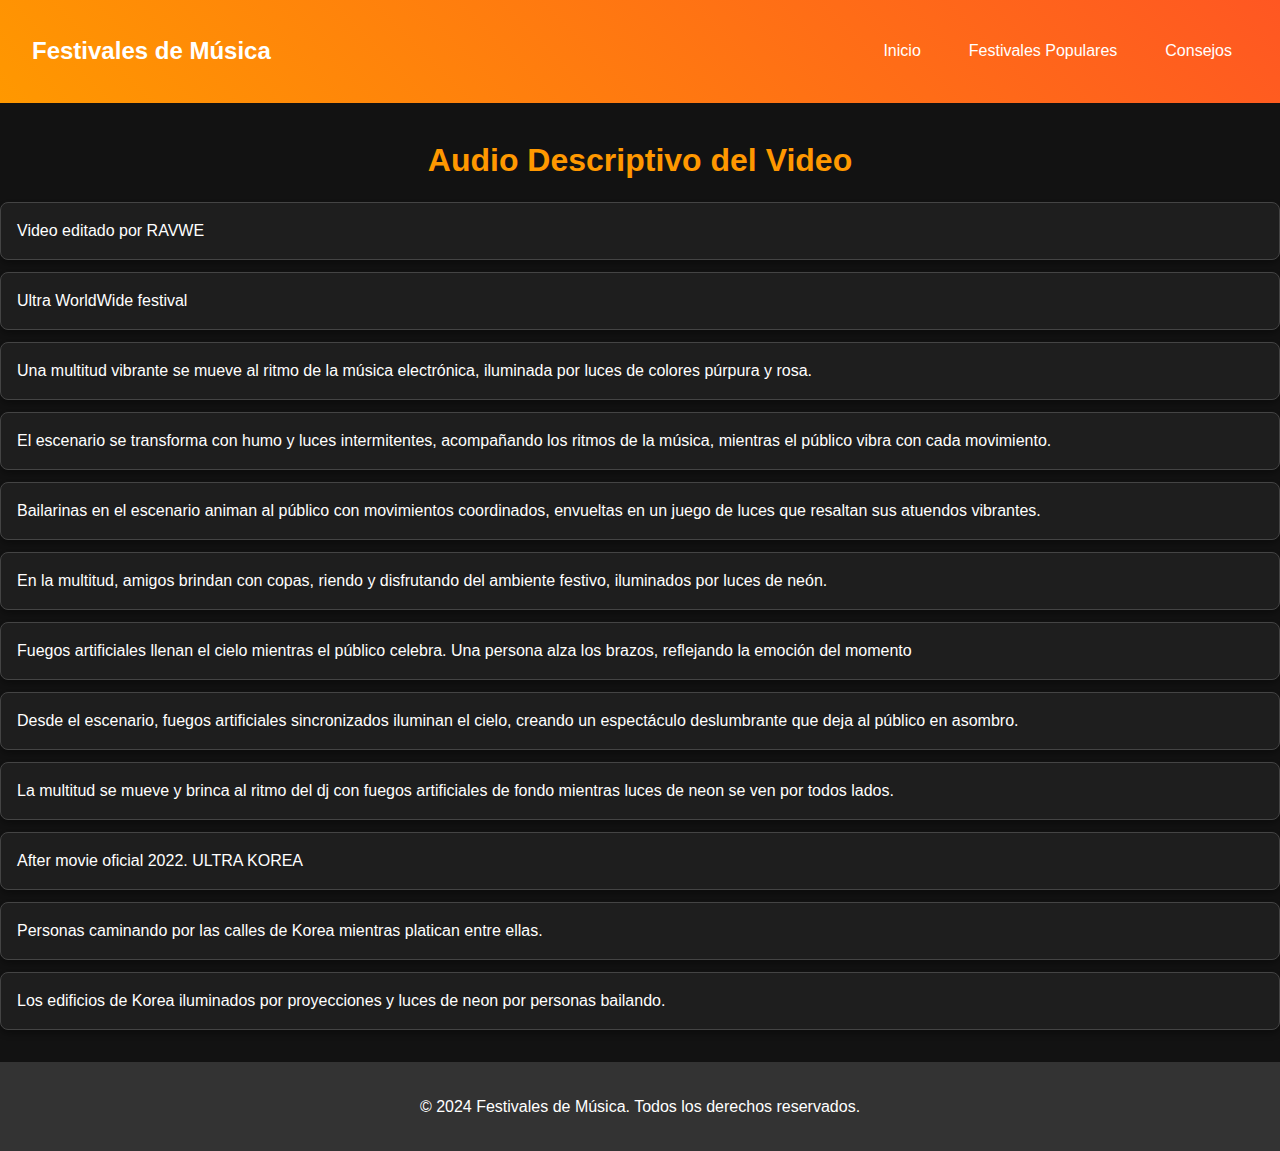
<file: audDesc.html>
<!DOCTYPE html>
<html lang="es">
  <head>
    <meta charset="UTF-8" />
    <meta name="viewport" content="width=device-width, initial-scale=1.0" />
    <title>Audio Descriptivo</title>
    <link rel="stylesheet" href="styles.css" />
  </head>
  <body>
    <!-- Navbar -->
    <header>
      <nav class="navbar" role="navigation" aria-label="Menú principal">
        <h1>Festivales de Música</h1>
        <ul role="menubar">
          <li role="none"><a href="index.html" role="menuitem">Inicio</a></li>
          <li role="none">
            <a href="festivales.html" role="menuitem">Festivales Populares</a>
          </li>
          <li role="none">
            <a href="consejos.html" role="menuitem">Consejos</a>
          </li>
        </ul>
      </nav>
    </header>

    <main>
      <h2 class="audDescTitle">Audio Descriptivo del Video</h2>

      <div class="card">
        <p>Video editado por RAVWE</p>
      </div>
      <div class="card">
        <p>Ultra WorldWide festival</p>
      </div>
      <div class="card">
        <p>
          Una multitud vibrante se mueve al ritmo de la música electrónica,
          iluminada por luces de colores púrpura y rosa.
        </p>
      </div>
      <div class="card">
        <p>
          El escenario se transforma con humo y luces intermitentes, acompañando
          los ritmos de la música, mientras el público vibra con cada
          movimiento.
        </p>
      </div>
      <div class="card">
        <p>
          Bailarinas en el escenario animan al público con movimientos
          coordinados, envueltas en un juego de luces que resaltan sus atuendos
          vibrantes.
        </p>
      </div>
      <div class="card">
        <p>
          En la multitud, amigos brindan con copas, riendo y disfrutando del
          ambiente festivo, iluminados por luces de neón.
        </p>
      </div>
      <div class="card">
        <p>
          Fuegos artificiales llenan el cielo mientras el público celebra. Una
          persona alza los brazos, reflejando la emoción del momento
        </p>
      </div>
      <div class="card">
        <p>
          Desde el escenario, fuegos artificiales sincronizados iluminan el
          cielo, creando un espectáculo deslumbrante que deja al público en
          asombro.
        </p>
      </div>
      <div class="card">
        <p>
          La multitud se mueve y brinca al ritmo del dj con fuegos artificiales
          de fondo mientras luces de neon se ven por todos lados.
        </p>
      </div>
      <div class="card">
        <p>After movie oficial 2022. ULTRA KOREA</p>
      </div>
      <div class="card">
        <p>
          Personas caminando por las calles de Korea mientras platican entre
          ellas.
        </p>
      </div>
      <div class="card">
        <p>
          Los edificios de Korea iluminados por proyecciones y luces de neon por
          personas bailando.
        </p>
      </div>
    </main>
    <footer>
      <p>&copy; 2024 Festivales de Música. Todos los derechos reservados.</p>
    </footer>
  </body>
</html>
</file>
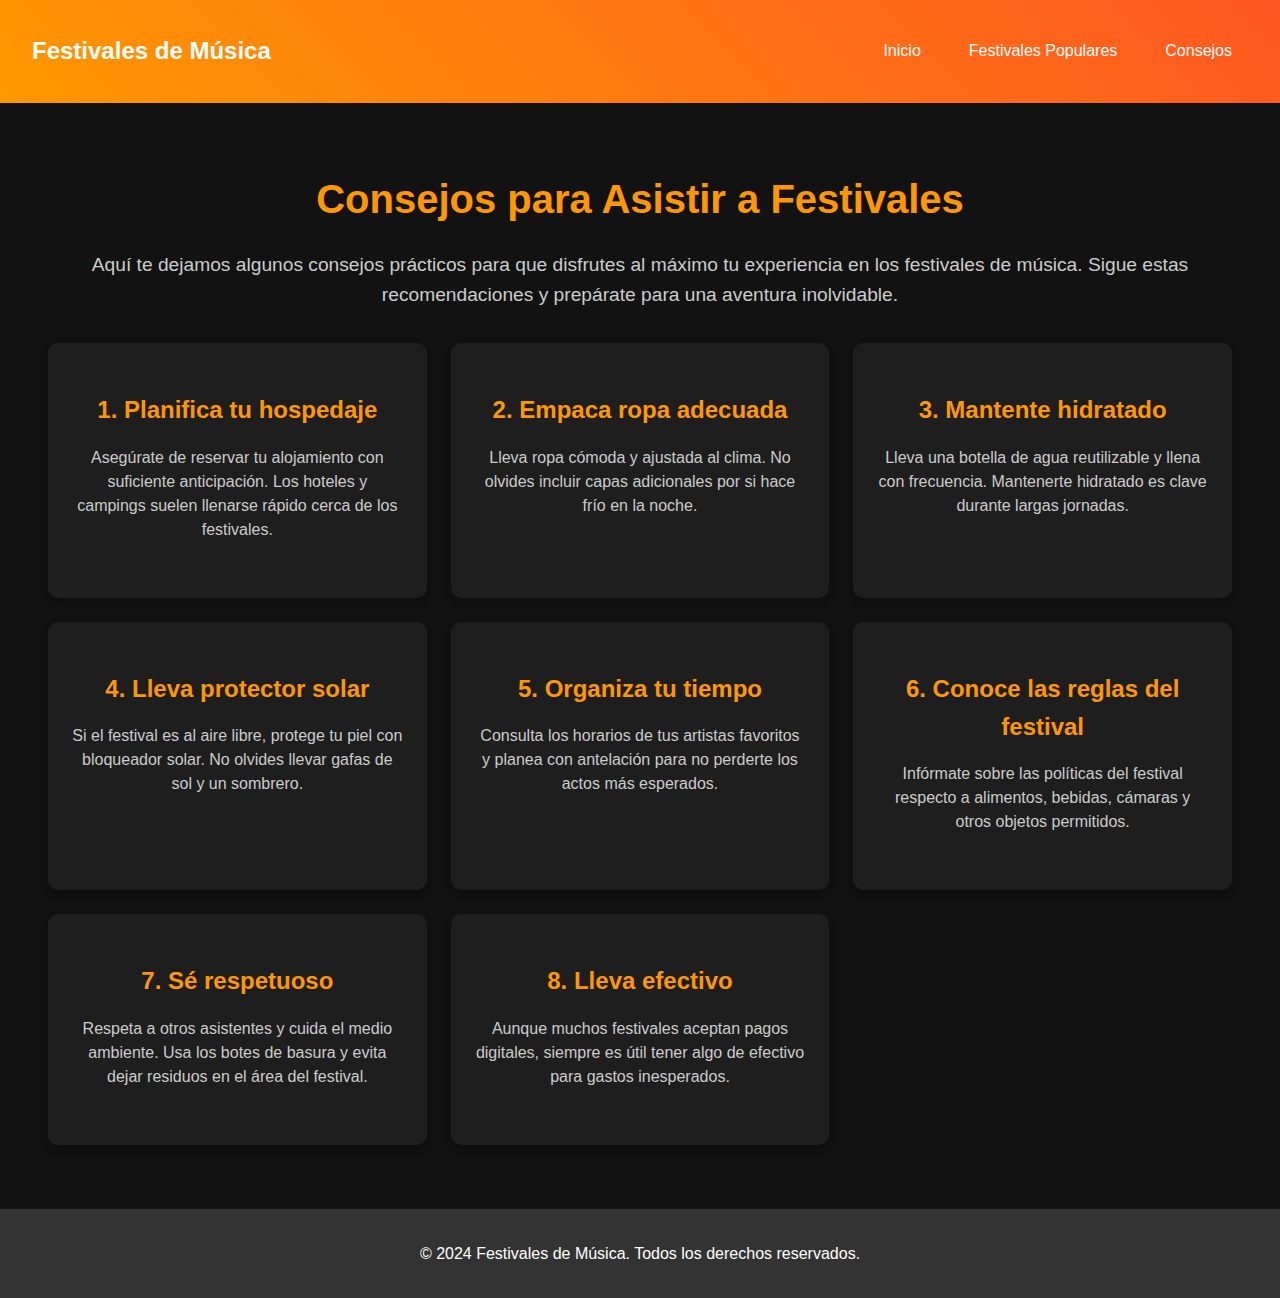
<file: consejos.html>
<!DOCTYPE html>
<html lang="es">
  <head>
    <meta charset="UTF-8" />
    <meta name="viewport" content="width=device-width, initial-scale=1.0" />
    <title>Consejos para Festivales</title>
    <link rel="stylesheet" href="styles.css" />
  </head>
  <body>
    <!-- Navbar -->
    <header>
      <nav class="navbar" role="navigation" aria-label="Menú principal">
        <h1>Festivales de Música</h1>
        <ul role="menubar">
          <li role="none"><a href="index.html" role="menuitem">Inicio</a></li>
          <li role="none">
            <a href="festivales.html" role="menuitem">Festivales Populares</a>
          </li>
          <li role="none">
            <a href="consejos.html" role="menuitem">Consejos</a>
          </li>
        </ul>
      </nav>
    </header>

    <!-- Sección Principal -->
    <main>
      <section class="consejos" aria-labelledby="consejos-titulo">
        <h2 id="consejos-titulo">Consejos para Asistir a Festivales</h2>
        <p>
          Aquí te dejamos algunos consejos prácticos para que disfrutes al
          máximo tu experiencia en los festivales de música. Sigue estas
          recomendaciones y prepárate para una aventura inolvidable.
        </p>
        <div class="consejos-grid">
          <div class="consejo-card" role="region" aria-labelledby="card1-title">
            <h3 id="card1-title">1. Planifica tu hospedaje</h3>
            <p>
              Asegúrate de reservar tu alojamiento con suficiente anticipación.
              Los hoteles y campings suelen llenarse rápido cerca de los
              festivales.
            </p>
          </div>
          <div class="consejo-card" role="region" aria-labelledby="card2-title">
            <h3 id="card2-title">2. Empaca ropa adecuada</h3>
            <p>
              Lleva ropa cómoda y ajustada al clima. No olvides incluir capas
              adicionales por si hace frío en la noche.
            </p>
          </div>
          <div class="consejo-card" role="region" aria-labelledby="card3-title">
            <h3 id="card3-title">3. Mantente hidratado</h3>
            <p>
              Lleva una botella de agua reutilizable y llena con frecuencia.
              Mantenerte hidratado es clave durante largas jornadas.
            </p>
          </div>
          <div class="consejo-card" role="region" aria-labelledby="card4-title">
            <h3 id="card4-title">4. Lleva protector solar</h3>
            <p>
              Si el festival es al aire libre, protege tu piel con bloqueador
              solar. No olvides llevar gafas de sol y un sombrero.
            </p>
          </div>
          <div class="consejo-card" role="region" aria-labelledby="card5-title">
            <h3 id="card5-title">5. Organiza tu tiempo</h3>
            <p>
              Consulta los horarios de tus artistas favoritos y planea con
              antelación para no perderte los actos más esperados.
            </p>
          </div>
          <div class="consejo-card" role="region" aria-labelledby="card6-title">
            <h3 id="card6-title">6. Conoce las reglas del festival</h3>
            <p>
              Infórmate sobre las políticas del festival respecto a alimentos,
              bebidas, cámaras y otros objetos permitidos.
            </p>
          </div>
          <div class="consejo-card" role="region" aria-labelledby="card7-title">
            <h3 id="card7-title">7. Sé respetuoso</h3>
            <p>
              Respeta a otros asistentes y cuida el medio ambiente. Usa los
              botes de basura y evita dejar residuos en el área del festival.
            </p>
          </div>
          <div class="consejo-card" role="region" aria-labelledby="card8-title">
            <h3 id="card8-title">8. Lleva efectivo</h3>
            <p>
              Aunque muchos festivales aceptan pagos digitales, siempre es útil
              tener algo de efectivo para gastos inesperados.
            </p>
          </div>
        </div>
      </section>
    </main>

    <!-- Footer -->
    <footer>
      <p>&copy; 2024 Festivales de Música. Todos los derechos reservados.</p>
    </footer>
  </body>
</html>
</file>
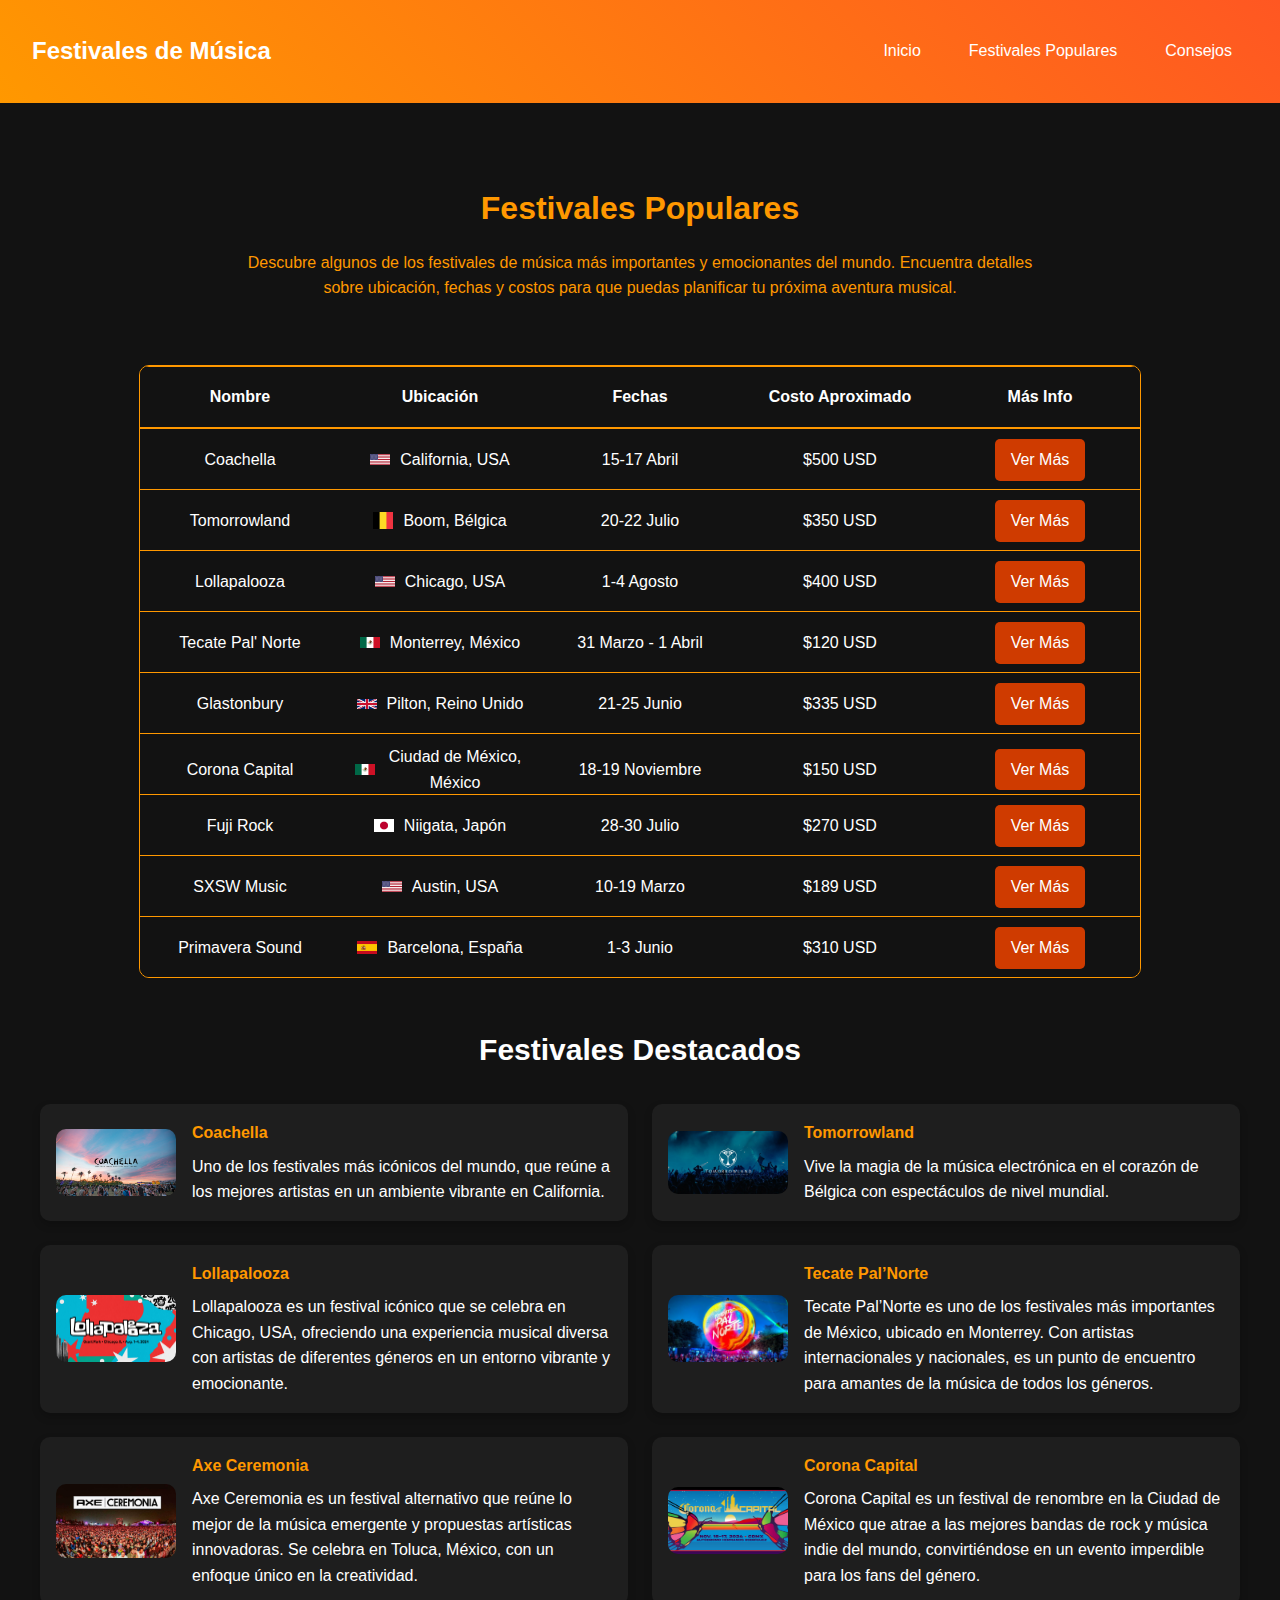
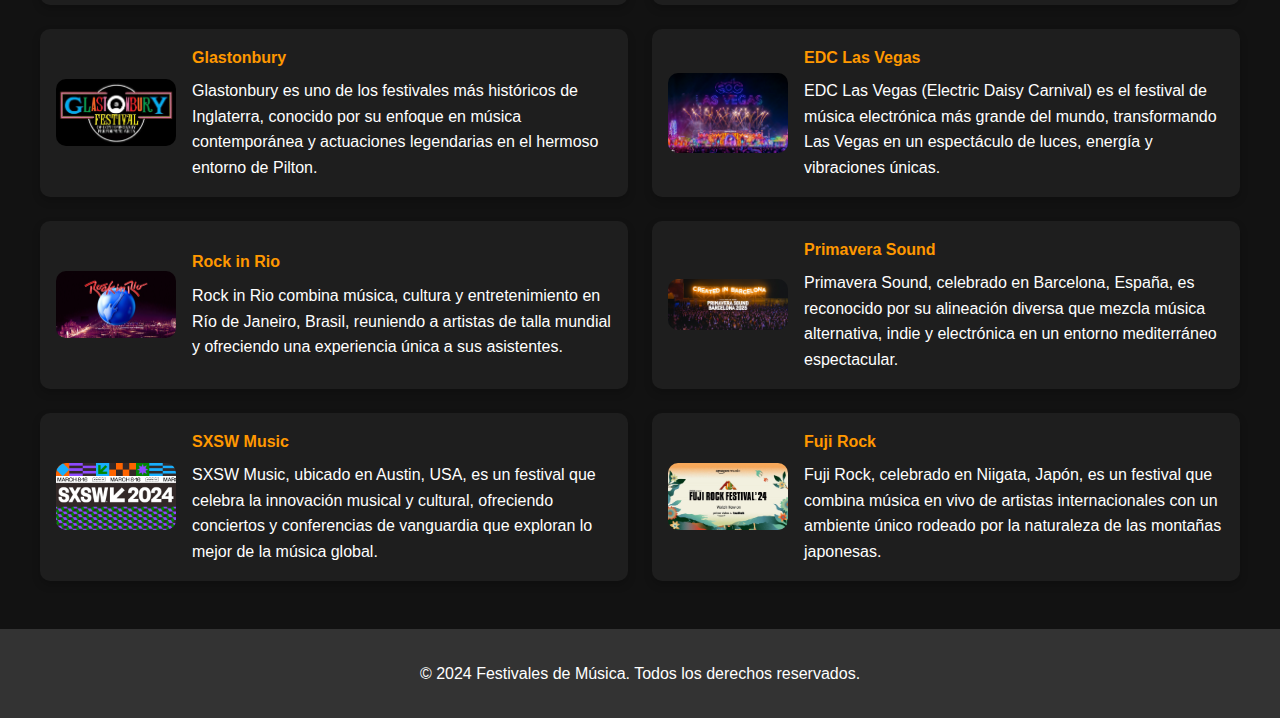
<file: festivales.html>
<!DOCTYPE html>
<html lang="es">
  <head>
    <meta charset="UTF-8" />
    <meta name="viewport" content="width=device-width, initial-scale=1.0" />
    <title>Festivales Populares</title>
    <link rel="stylesheet" href="styles.css" />
  </head>
  <body>
    <!-- Navbar -->
    <header>
      <nav class="navbar" role="navigation" aria-label="Menú principal">
        <h1>Festivales de Música</h1>
        <ul role="menubar">
          <li role="none"><a href="index.html" role="menuitem">Inicio</a></li>
          <li role="none">
            <a href="festivales.html" role="menuitem">Festivales Populares</a>
          </li>
          <li role="none">
            <a href="consejos.html" role="menuitem">Consejos</a>
          </li>
        </ul>
      </nav>
    </header>

    <!-- Introducción -->
    <main>
      <section class="intro">
        <h2>Festivales Populares</h2>
        <p>
          Descubre algunos de los festivales de música más importantes y
          emocionantes del mundo. Encuentra detalles sobre ubicación, fechas y
          costos para que puedas planificar tu próxima aventura musical.
        </p>
      </section>

      <!-- Tabla de Festivales transformada en DIVs -->
      <!-- Tabla de Festivales transformada en DIVs -->
      <section
        class="tabla-festivales"
        role="table"
        aria-label="Información sobre festivales"
      >
        <!-- Encabezado de la tabla -->
        <div role="rowgroup" class="table-header">
          <div role="row" class="table-row header-row">
            <div role="columnheader" aria-sort="none" class="cell">Nombre</div>
            <div role="columnheader" class="cell">Ubicación</div>
            <div role="columnheader" class="cell">Fechas</div>
            <div role="columnheader" aria-sort="none" class="cell">
              Costo Aproximado
            </div>
            <div role="columnheader" class="cell">Más Info</div>
          </div>
        </div>

        <!-- Cuerpo de la tabla -->
        <div role="rowgroup" class="table-body">
          <div role="row" class="table-row">
            <div id="festival" role="cell" class="cell">Coachella</div>
            <div role="cell" class="cell">
              <img src="img/us.png" alt="USA" class="flag" />
              California, USA
            </div>
            <div role="cell" class="cell">15-17 Abril</div>
            <div role="cell" class="cell">$500 USD</div>
            <div role="cell" class="cell">
              <a
                id="lnk"
                aria-labelledby="festival lnk"
                href="https://www.coachella.com/"
                class="btn-info"
                >Ver Más</a
              >
            </div>
          </div>

          <div role="row" class="table-row">
            <div id="festival1" role="cell" class="cell">Tomorrowland</div>
            <div role="cell" class="cell">
              <img src="img/be.webp" alt="Bélgica" class="flag" />
              Boom, Bélgica
            </div>
            <div role="cell" class="cell">20-22 Julio</div>
            <div role="cell" class="cell">$350 USD</div>
            <div role="cell" class="cell">
              <a
                id="lnk"
                aria-labelledby="festival1 lnk"
                href="https://www.tomorrowland.com/home/"
                class="btn-info"
                >Ver Más</a
              >
            </div>
          </div>

          <div role="row" class="table-row">
            <div id="festival2" role="cell" class="cell">Lollapalooza</div>
            <div role="cell" class="cell">
              <img src="img/us.png" alt="USA" class="flag" />
              Chicago, USA
            </div>
            <div role="cell" class="cell">1-4 Agosto</div>
            <div role="cell" class="cell">$400 USD</div>
            <div role="cell" class="cell">
              <a
                id="lnk"
                aria-labelledby="festival2 lnk"
                href="https://www.lollapalooza.com/"
                class="btn-info"
                >Ver Más</a
              >
            </div>
          </div>

          <div role="row" class="table-row">
            <div id="festival3" role="cell" class="cell">Tecate Pal' Norte</div>
            <div role="cell" class="cell">
              <img src="img/mx.webp" alt="México" class="flag" />
              Monterrey, México
            </div>
            <div role="cell" class="cell">31 Marzo - 1 Abril</div>
            <div role="cell" class="cell">$120 USD</div>
            <div role="cell" class="cell">
              <a
                id="lnk"
                aria-labelledby="festival3 lnk"
                href="https://www.tecatepalnorte.com/"
                class="btn-info"
                >Ver Más</a
              >
            </div>
          </div>

          <div role="row" class="table-row">
            <div id="festival4" role="cell" class="cell">Glastonbury</div>
            <div role="cell" class="cell">
              <img src="img/uk.webp" alt="Reino Unido" class="flag" />
              Pilton, Reino Unido
            </div>
            <div role="cell" class="cell">21-25 Junio</div>
            <div role="cell" class="cell">$335 USD</div>
            <div role="cell" class="cell">
              <a
                id="lnk"
                aria-labelledby="festival4 lnk"
                href="https://www.glastonburyfestivals.co.uk/"
                class="btn-info"
                >Ver Más</a
              >
            </div>
          </div>

          <div role="row" class="table-row">
            <div id="festival5" role="cell" class="cell">Corona Capital</div>
            <div role="cell" class="cell">
              <img src="img/mx.webp" alt="México" class="flag" />
              Ciudad de México, México
            </div>
            <div role="cell" class="cell">18-19 Noviembre</div>
            <div role="cell" class="cell">$150 USD</div>
            <div role="cell" class="cell">
              <a
                id="lnk"
                aria-labelledby="festival5 lnk"
                href="https://www.coronacapital.com.mx/"
                class="btn-info"
                >Ver Más</a
              >
            </div>
          </div>

          <div role="row" class="table-row">
            <div id="festival6" role="cell" class="cell">Fuji Rock</div>
            <div role="cell" class="cell">
              <img src="img/japon.webp" alt="Japón" class="flag" />
              Niigata, Japón
            </div>
            <div role="cell" class="cell">28-30 Julio</div>
            <div role="cell" class="cell">$270 USD</div>
            <div role="cell" class="cell">
              <a
                id="lnk"
                aria-labelledby="festival6 lnk"
                href="https://www.fujirockfestival.com/"
                class="btn-info"
                >Ver Más</a
              >
            </div>
          </div>

          <div role="row" class="table-row">
            <div id="festival7" role="cell" class="cell">SXSW Music</div>
            <div role="cell" class="cell">
              <img src="img/us.png" alt="USA" class="flag" />
              Austin, USA
            </div>
            <div role="cell" class="cell">10-19 Marzo</div>
            <div role="cell" class="cell">$189 USD</div>
            <div role="cell" class="cell">
              <a
                id="lnk"
                aria-labelledby="festival7 lnk"
                href="https://www.sxsw.com/"
                class="btn-info"
                >Ver Más</a
              >
            </div>
          </div>

          <div role="row" class="table-row">
            <div id="festival8" role="cell" class="cell">Primavera Sound</div>
            <div role="cell" class="cell">
              <img src="img/spain.webp" alt="España" class="flag" />
              Barcelona, España
            </div>
            <div role="cell" class="cell">1-3 Junio</div>
            <div role="cell" class="cell">$310 USD</div>
            <div role="cell" class="cell">
              <a
                id="lnk"
                aria-labelledby="festival8 lnk"
                href="https://www.primaverasound.com/"
                class="btn-info"
                >Ver Más</a
              >
            </div>
          </div>
        </div>
      </section>

      <!-- Festivales Destacados -->
      <section class="destacados">
        <h3>Festivales Destacados</h3>
        <div class="festival-grid">
          <div class="festival-card">
            <img src="img/coachella.png" alt="Coachella" />
            <div class="card-content">
              <h4>Coachella</h4>
              <p>
                Uno de los festivales más icónicos del mundo, que reúne a los
                mejores artistas en un ambiente vibrante en California.
              </p>
            </div>
          </div>
          <div class="festival-card">
            <img src="img/tomorrowland.jpg" alt="Tomorrowland" />
            <div class="card-content">
              <h4>Tomorrowland</h4>
              <p>
                Vive la magia de la música electrónica en el corazón de Bélgica
                con espectáculos de nivel mundial.
              </p>
            </div>
          </div>
          <div class="festival-card">
            <img src="img/lollapalooza.png" alt="Festival Lollapalooza" />
            <div class="card-content">
              <h4>Lollapalooza</h4>
              <p>
                Lollapalooza es un festival icónico que se celebra en Chicago,
                USA, ofreciendo una experiencia musical diversa con artistas de
                diferentes géneros en un entorno vibrante y emocionante.
              </p>
            </div>
          </div>
          <div class="festival-card">
            <img src="img/palnorte.avif" alt="Festival Tecate Pal’Norte" />
            <div class="card-content">
              <h4>Tecate Pal’Norte</h4>
              <p>
                Tecate Pal’Norte es uno de los festivales más importantes de
                México, ubicado en Monterrey. Con artistas internacionales y
                nacionales, es un punto de encuentro para amantes de la música
                de todos los géneros.
              </p>
            </div>
          </div>
          <div class="festival-card">
            <img src="img/axe.jpg" alt="Festival Axe Ceremonia" />
            <div class="card-content">
              <h4>Axe Ceremonia</h4>
              <p>
                Axe Ceremonia es un festival alternativo que reúne lo mejor de
                la música emergente y propuestas artísticas innovadoras. Se
                celebra en Toluca, México, con un enfoque único en la
                creatividad.
              </p>
            </div>
          </div>
          <div class="festival-card">
            <img src="img/corona.jpg" alt="Festival Corona Capital" />
            <div class="card-content">
              <h4>Corona Capital</h4>
              <p>
                Corona Capital es un festival de renombre en la Ciudad de México
                que atrae a las mejores bandas de rock y música indie del mundo,
                convirtiéndose en un evento imperdible para los fans del género.
              </p>
            </div>
          </div>
          <div class="festival-card">
            <img src="img/glaston.webp" alt="Festival Glastonbury" />
            <div class="card-content">
              <h4>Glastonbury</h4>
              <p>
                Glastonbury es uno de los festivales más históricos de
                Inglaterra, conocido por su enfoque en música contemporánea y
                actuaciones legendarias en el hermoso entorno de Pilton.
              </p>
            </div>
          </div>
          <div class="festival-card">
            <img src="img/edc.jpg" alt="Festival EDC las vegas" />
            <div class="card-content">
              <h4>EDC Las Vegas</h4>
              <p>
                EDC Las Vegas (Electric Daisy Carnival) es el festival de música
                electrónica más grande del mundo, transformando Las Vegas en un
                espectáculo de luces, energía y vibraciones únicas.
              </p>
            </div>
          </div>
          <div class="festival-card">
            <img src="img/rockinrio.jpeg" alt="Festival Rock in Rio" />
            <div class="card-content">
              <h4>Rock in Rio</h4>
              <p>
                Rock in Rio combina música, cultura y entretenimiento en Río de
                Janeiro, Brasil, reuniendo a artistas de talla mundial y
                ofreciendo una experiencia única a sus asistentes.
              </p>
            </div>
          </div>
          <div class="festival-card">
            <img src="img/primavera.webp" alt="Festival Primavera Sound" />
            <div class="card-content">
              <h4>Primavera Sound</h4>
              <p>
                Primavera Sound, celebrado en Barcelona, España, es reconocido
                por su alineación diversa que mezcla música alternativa, indie y
                electrónica en un entorno mediterráneo espectacular.
              </p>
            </div>
          </div>
          <div class="festival-card">
            <img src="img/sxsw.jpg" alt="Festival SXSW Music" />
            <div class="card-content">
              <h4>SXSW Music</h4>
              <p>
                SXSW Music, ubicado en Austin, USA, es un festival que celebra
                la innovación musical y cultural, ofreciendo conciertos y
                conferencias de vanguardia que exploran lo mejor de la música
                global.
              </p>
            </div>
          </div>
          <div class="festival-card">
            <img src="img/fuji.webp" alt="Festival Fuji Rock" />
            <div class="card-content">
              <h4>Fuji Rock</h4>
              <p>
                Fuji Rock, celebrado en Niigata, Japón, es un festival que
                combina música en vivo de artistas internacionales con un
                ambiente único rodeado por la naturaleza de las montañas
                japonesas.
              </p>
            </div>
          </div>
        </div>
      </section>
    </main>

    <!-- Footer -->
    <footer>
      <p>&copy; 2024 Festivales de Música. Todos los derechos reservados.</p>
    </footer>
  </body>
</html>
</file>
<file: styles.css>
/* ----------------- General Body Styles ---------------- */
body {
  font-family: "Poppins", sans-serif;
  margin: 0;
  padding: 0;
  background-color: #121212;
  color: #ffffff;
  line-height: 1.6;
}

/* ------------------- Navbar -------------------- */
.navbar {
  display: flex;
  justify-content: space-between;
  align-items: center;
  padding: 1rem 2rem;
  background: linear-gradient(45deg, #ff9800, #ff5722);
  color: #fff;
  position: sticky;
  top: 0;
  z-index: 1000;
}
.navbar h1 {
  font-size: 1.5rem;
}
.navbar ul {
  list-style: none;
  display: flex;
  gap: 1rem;
}
.navbar a {
  text-decoration: none;
  color: #fff;
  padding: 0.5rem 1rem;
  border-radius: 5px;
  transition: background 0.3s;
}
.navbar a:hover {
  background: #ff5722;
}

/* ---------------- Hero Section -------------------- */
.hero {
  text-align: center;
  padding: 4rem 2rem;
  background: url("images/hero-bg.jpg") no-repeat center center/cover;
  color: #fff;
}
.hero h2 {
  font-size: 2.5rem;
  margin-bottom: 1rem;
}
.hero p {
  font-size: 1.2rem;
  margin-bottom: 2rem;
}
.hero .cta {
  display: inline-block;
  background: #bc590d;
  color: #fff;
  padding: 0.8rem 1.5rem;
  text-decoration: none;
  font-size: 1rem;
  border-radius: 25px;
  transition: background 0.3s;
}
.hero .cta:hover {
  background: #e64a19;
}

/* --------------- Section Titles ------------------ */
h2 {
  text-align: center;
  margin: 2rem 0 1rem;
  font-size: 2rem;
  color: #ff9800;
}

/* ------------------- Carousel ---------------------- */
.imagenes-hero-container {
  display: flex;
  justify-content: center;
  overflow-x: auto;
  gap: 1rem;
  padding: 1rem;
  margin: 0 auto;
  max-width: 80%;
}
.imagenes-hero-container a {
  text-decoration: none;
}
.imagenes-hero-container img {
  width: 300px;
  height: 200px;
  object-fit: cover;
  border-radius: 10px;
  transition: transform 0.3s, box-shadow 0.3s;
}
.imagenes-hero-container img:hover {
  transform: scale(1.05);
  box-shadow: 0 4px 8px rgba(0, 0, 0, 0.3);
}

/* ------------------ Testimonios Container ------------------  */
.testimonios-wrapper {
  background: #131313;
  border: 1px solid #ff9800;
  border-radius: 10px;
  padding: 2rem;
  margin: 2rem auto;
  max-width: 1200px;
  box-shadow: 0 4px 8px rgba(0, 0, 0, 0.2);
}
.testimonios-container {
  display: flex;
  justify-content: space-between;
  align-items: flex-start;
  gap: 2rem;
}
.testimonial-card {
  background: #282828;
  padding: 1.5rem;
  border-radius: 10px;
  margin: 0.7rem auto;
  max-width: 600px;
  text-align: center;
  box-shadow: 0 4px 8px rgba(0, 0, 0, 0.2);
}
.testimonial-card h4 {
  margin-top: 1rem;
  color: #ff9800;
}

/* -------------------- Formulario de Suscripción ------------------- */
.formulario {
  flex: 1;
  background: #1e1e1e;
  padding: 1.5rem;
  border-radius: 10px;
  box-shadow: 0 4px 8px rgba(0, 0, 0, 0.2);
}

.formulario h3 {
  text-align: left;
  color: #ff9800;
  margin-bottom: 1rem;
}

.formulario form {
  display: flex;
  flex-direction: column;
  gap: 1rem;
}

.formulario label {
  color: #fff;
  font-weight: bold;
}

.formulario input,
.formulario select,
.formulario textarea {
  padding: 0.8rem;
  border: 1px solid #ff9800;
  border-radius: 5px;
  font-size: 1rem;
  color: #000;
}

.formulario textarea {
  resize: none;
}

.formulario button {
  background: #bc590d;
  color: #fff;
  padding: 0.8rem;
  border: none;
  border-radius: 5px;
  font-size: 1rem;
  cursor: pointer;
  transition: background 0.3s;
}

.formulario button:hover {
  background: #e64a19;
}

/* ------------------- Comentarios ------------------- */
.comentarios {
  flex: 1;
}
.comentarios h3 {
  color: #ff9800;
  text-align: center;
}

/* ------------------- Countdown ------------------------ */
.countdown {
  text-align: center;
  padding: 2rem;
  background: #1e1e1e;
  color: #ff9800;
  border-radius: 10px;
  box-shadow: 0 4px 8px rgba(0, 0, 0, 0.2);
  margin: 1rem auto;
  max-width: 600px;
}

#countdown-timer {
  display: flex;
  justify-content: center;
  gap: 1rem;
}

.countdown-item {
  text-align: center;
  background: #282828;
  padding: 1rem;
  border-radius: 10px;
  box-shadow: 0 4px 8px rgba(0, 0, 0, 0.2);
}

.countdown-item span {
  font-size: 2rem;
  font-weight: bold;
  color: #fff;
}

.countdown-item p {
  margin: 0;
  font-size: 1rem;
  color: #ff9800;
}

/* -------------------- Gallery ------------------- */
.galeria {
  padding: 2rem;
}
.gallery-grid {
  display: grid;
  grid-template-columns: repeat(auto-fit, minmax(200px, 1fr));
  gap: 7rem;
  max-width: 80%;
  margin: 0 auto;
}
.gallery-grid img {
  width: 300px;
  height: 200px;
  border-radius: 10px;
  transition: transform 0.3s;
}
.gallery-grid img:hover {
  transform: scale(1.05);
}

/* ------------------- Footer ------------------- */
footer {
  text-align: center;
  padding: 1rem 0;
  background: #333;
  color: #fff;
  margin-top: 2rem;
}

/* ------------------- Pagina Festivales ------------------ */

/* ---------------- Introducción ------------------- */
.intro {
  text-align: center;
  margin: 2rem auto;
  padding: 1rem;
  max-width: 800px;
  color: #ff9800;
}

/* ------------------- Tabla de Festivales (Divs) --------------- */
.tabla-festivales {
  display: grid;
  margin: 2rem auto;
  max-width: 1000px;
  border: 1px solid #ff9800;
  border-radius: 10px;
  overflow: hidden;
}

.table-header {
  display: grid;

  background: #1e1e1e;
  color: #ff9800;
  font-weight: bold;
  text-align: center;
  height: 60px; /* Ajuste de altura */
  align-items: center; /* Centra el contenido verticalmente */
  border-bottom: 2px solid #ff9800;
}

.table-row {
  display: grid;
  grid-template-columns: repeat(5, 1fr); /* Coincide con el encabezado */
  background: #121212;
  color: #fff;
  text-align: center;
  align-items: center;
  height: 60px;
  border-top: 1px solid #ff9800;
  transition: background 0.3s ease;
}

.table-row:hover {
  background: #1e1e1e;
}

.cell {
  display: flex;
  align-items: center;
  justify-content: center;
  padding: 10px 15px; /* Espaciado interno */
  text-align: center;
}

/* Ajusta el espacio entre celdas e imágenes */
.cell img.flag {
  margin-right: 10px;
  vertical-align: middle;
  width: 20px;
  height: auto;
}

.btn-info {
  display: inline-block;
  background: #cf3b00;
  color: #fff;
  padding: 0.5rem 1rem;
  border-radius: 5px;
  text-decoration: none;
  transition: background 0.3s ease;
}

.btn-info:hover {
  background: #e64a19;
}
/* ----------------- Festivales Destacados ----------------- */
.destacados {
  margin: 3rem auto;
  text-align: center;
  max-width: 1200px;
}

.destacados h3 {
  font-size: 30px;
}

.festival-grid {
  display: grid;
  grid-template-columns: repeat(auto-fit, minmax(400px, 1fr));
  gap: 1.5rem;
}

.festival-card {
  display: flex;
  align-items: center;
  background: #1e1e1e;
  padding: 1rem;
  border-radius: 10px;
  box-shadow: 0 4px 8px rgba(0, 0, 0, 0.2);
  text-align: left;
}

.festival-card img {
  width: 120px;
  height: auto;
  border-radius: 10px;
  margin-right: 1rem;
}

.card-content h4 {
  color: #ff9800;
  margin: 0;
}

.card-content p {
  color: #fff;
  margin: 0.5rem 0 0;
}

/* -------------------- Sección de Consejos ----------------- */
.consejos {
  text-align: center;
  padding: 2rem;
  background-color: #121212;
  color: #fff;
}

.consejos h2 {
  font-size: 2.5rem;
  color: #ff9800;
  margin-bottom: 1rem;
}

.consejos p {
  font-size: 1.2rem;
  margin-bottom: 2rem;
  color: #ccc;
}

/* ------------------- Diseño en Grid -------------------- */
.consejos-grid {
  display: grid;
  grid-template-columns: repeat(auto-fit, minmax(300px, 1fr));
  gap: 1.5rem;
  padding: 0 1rem;
  max-width: 1200px;
  margin: 0 auto;
}

/* ----------------- Tarjetas de Consejos ---------------- */
.consejo-card {
  background: #1e1e1e;
  padding: 1.5rem;
  border-radius: 10px;
  box-shadow: 0 4px 8px rgba(0, 0, 0, 0.3);
  transition: transform 0.3s ease, box-shadow 0.3s ease;
}

.consejo-card:hover {
  transform: translateY(-5px);
  box-shadow: 0 6px 12px rgba(0, 0, 0, 0.5);
}

.consejo-card h3 {
  font-size: 1.5rem;
  color: #ff9800;
  margin-bottom: 0.8rem;
}

.consejo-card p {
  color: #ccc;
  font-size: 1rem;
  line-height: 1.5;
}

/* --------------- Video ------------ */
.video {
  text-align: center;
  margin: 2rem auto;
  padding: 1rem;
  background-color: #1e1e1e;
  border-radius: 10px;
  box-shadow: 0 4px 8px rgba(0, 0, 0, 0.2);
}

.video h2 {
  color: #ff9800;
  margin-bottom: 1rem;
}

.video-container {
  max-width: 800px;
  margin: 0 auto;
}

.video-container iframe {
  width: 100%;
  height: 450px;
  border-radius: 10px;
}

/* --------------- Audio Desc boton ------------ */

.audio-descriptivo {
  display: flex;
  justify-content: center;
  margin-top: 20px;
}

.audio-descriptivo .cta {
  display: inline-block;
  padding: 12px 24px;
  font-size: 16px;
  font-weight: bold;
  color: #fff;
  background-color: #bc590d;
  border: none;
  border-radius: 8px;
  text-decoration: none;
  text-align: center;
  box-shadow: 0 4px 6px rgba(0, 0, 0, 0.1);
  transition: background-color 0.3s, transform 0.2s;
}

.audio-descriptivo .cta:hover {
  background-color: #da6b15;
  transform: translateY(-2px);
}

.audio-descriptivo .cta:active {
  background-color: #bc590d;
  transform: translateY(0);
}

/* --------------- Audio Desc pag ------------ */

.card {
  background-color: #1e1e1e; /* Fondo oscuro para contraste */
  color: #ffffff; /* Texto blanco */
  border: 1px solid #444; /* Borde sutil */
  border-radius: 8px; /* Bordes redondeados */
  padding: 16px; /* Espaciado interno */
  margin: 12px 0; /* Espaciado externo */
  box-shadow: 0 4px 6px rgba(0, 0, 0, 0.3); /* Sombra para dar profundidad */
}

.card p {
  margin: 0; /* Elimina márgenes extra del texto */
  font-size: 16px; /* Tamaño de fuente claro */
  line-height: 1.5; /* Mejora la legibilidad */
}

.card strong {
  color: #f8c12d; /* Resalta los tiempos en amarillo o dorado */
}

.audDescTitle {
  color: #ff9800;
  text-align: center;
}
</file>
